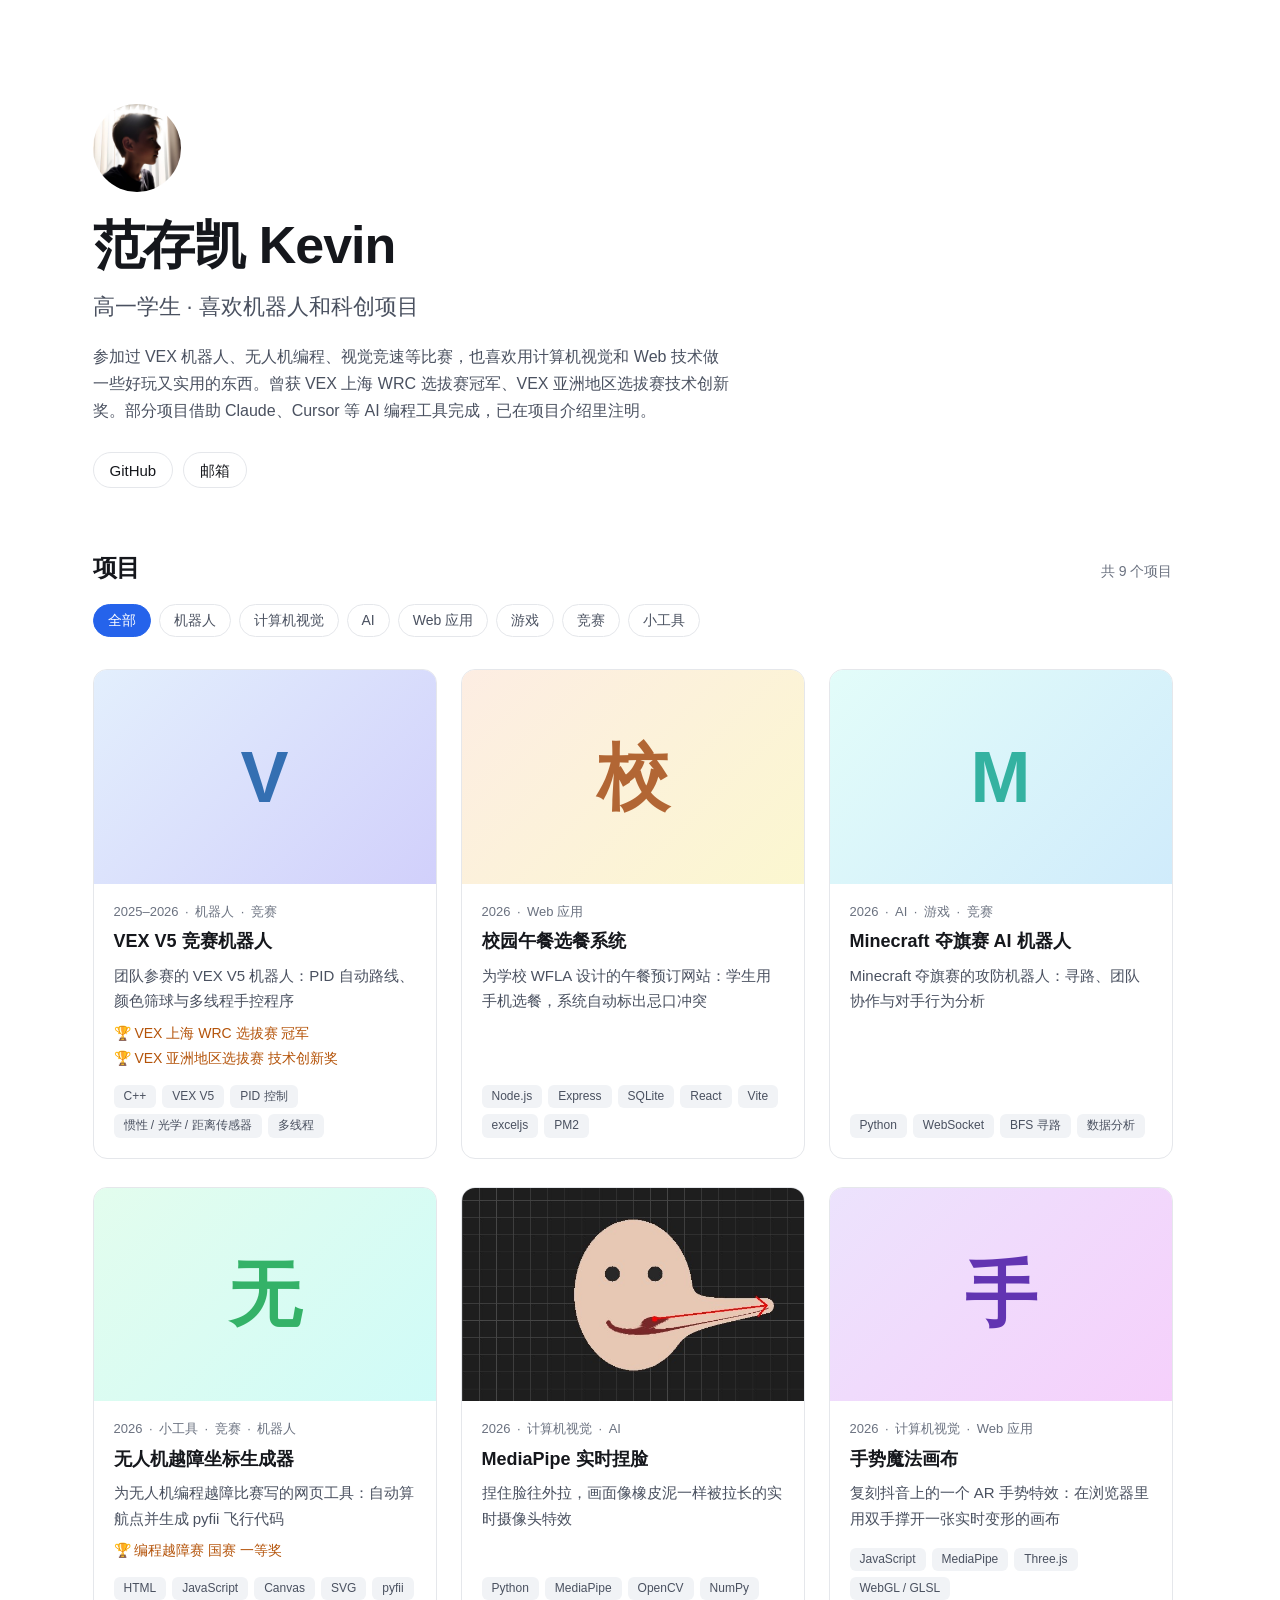
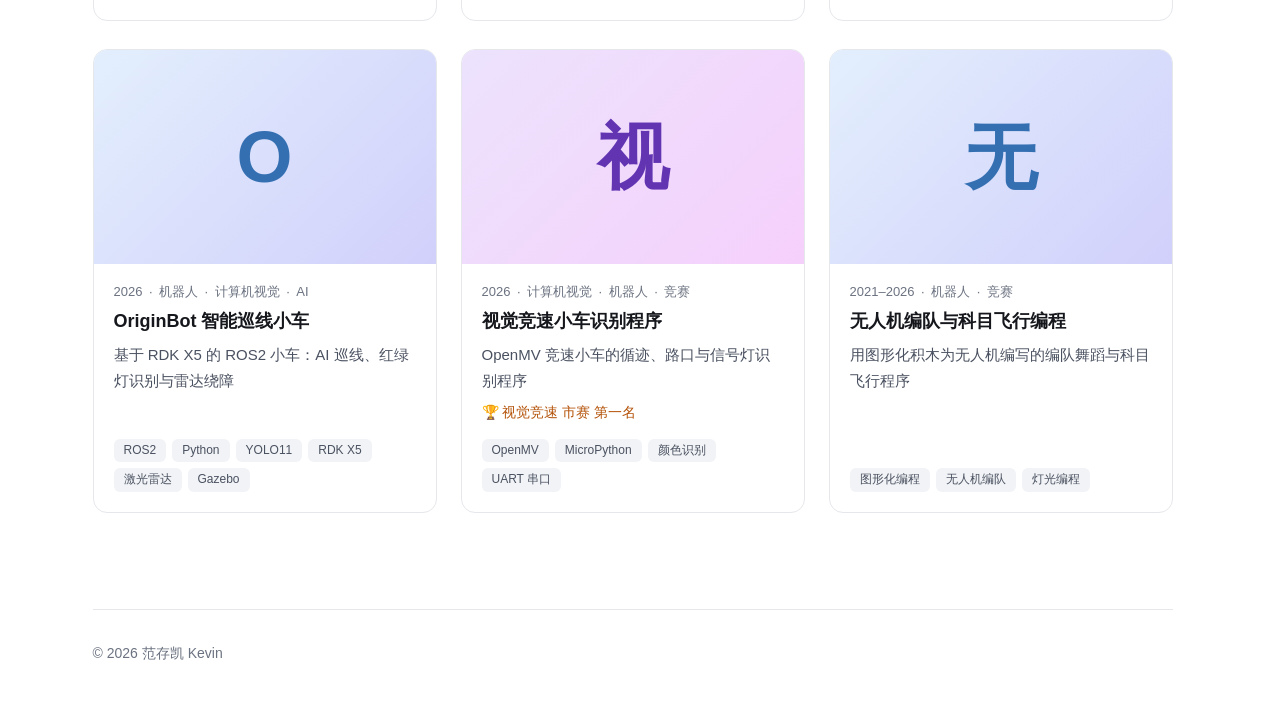
<file: index.html>
<!doctype html>
<html lang="zh-CN">
<head>
  <meta charset="utf-8">
  <meta name="viewport" content="width=device-width, initial-scale=1">
  <title>范存凯 Kevin · 作品集</title>
  <meta name="description" content="范存凯 Kevin 的个人作品集：机器人、计算机视觉、AI 与 Web 项目。">
  <meta name="color-scheme" content="light dark">
  <meta property="og:type" content="website">
  <meta property="og:title" content="范存凯 Kevin · 作品集">
  <meta property="og:description" content="范存凯 Kevin 的个人作品集：机器人、计算机视觉、AI 与 Web 项目。">
  <meta property="og:locale" content="zh_CN">
  <link rel="icon" href="data:image/svg+xml,%3Csvg xmlns='http://www.w3.org/2000/svg' viewBox='0 0 64 64'%3E%3Crect width='64' height='64' rx='16' fill='%232563eb'/%3E%3Crect x='16' y='16' width='14' height='14' rx='3' fill='%23fff'/%3E%3Crect x='34' y='16' width='14' height='14' rx='3' fill='%23fff' opacity='.6'/%3E%3Crect x='16' y='34' width='14' height='14' rx='3' fill='%23fff' opacity='.6'/%3E%3Crect x='34' y='34' width='14' height='14' rx='3' fill='%23fff'/%3E%3C/svg%3E">
  <link rel="stylesheet" href="style.css">
  <script src="projects.js" defer></script>
  <script src="main.js" defer></script>
</head>
<body>
  <header class="hero container">
    <h1 id="name" class="name"></h1>
    <p id="tagline" class="tagline"></p>
    <p id="bio" class="bio"></p>
    <ul id="links" class="links" aria-label="联系方式" hidden></ul>
  </header>

  <main class="projects container">
    <div class="section-head">
      <h2>项目</h2>
      <p id="count" class="count" aria-live="polite"></p>
    </div>
    <div id="filters" class="filters" role="group" aria-label="按类别筛选" hidden></div>
    <ul id="grid" class="grid" role="list"></ul>
    <p id="notice" class="notice" hidden></p>
    <noscript><p class="notice">本站需要启用 JavaScript 才能显示内容。</p></noscript>
  </main>

  <footer class="footer container">
    <p>© <span id="year"></span> <span id="footer-name"></span></p>
  </footer>

  <dialog id="detail" class="detail" aria-labelledby="detail-title">
    <button id="detail-close" class="detail-close" type="button" aria-label="关闭">
      <svg viewBox="0 0 24 24" width="20" height="20" aria-hidden="true"><path d="M6 6l12 12M18 6 6 18" fill="none" stroke="currentColor" stroke-width="2" stroke-linecap="round"/></svg>
    </button>
    <div id="detail-scroll" class="detail-scroll">
      <div id="detail-media" class="detail-media"></div>
      <div id="detail-body" class="detail-body"></div>
    </div>
  </dialog>
</body>
</html>
</file>
<file: style.css>
/* ========== 颜色与基础变量（改配色只需改这里） ========== */
:root {
  color-scheme: light dark;

  --bg: #ffffff;
  --bg-soft: #f5f6f8;
  --surface: #ffffff;
  --text: #15171c;
  --text-2: #4a5160;
  --text-3: #6b7280;
  --border: #e5e7eb;
  --accent: #2563eb;          /* 主题色 */
  --accent-hover: #1d4ed8;
  --on-accent: #ffffff;       /* 主题色上的文字 */
  --chip-bg: #f1f3f6;
  --award: #b45309;           /* 获奖文字 */
  --overlay: rgba(17, 19, 24, 0.55);
  --on-overlay: #ffffff;
  --backdrop: rgba(15, 17, 21, 0.5);
  --video-bg: #000000;
  --shadow-lg: 0 18px 40px -16px rgba(16, 24, 40, 0.18);
  --shadow-dialog: 0 24px 64px -16px rgba(16, 24, 40, 0.35);

  /* 无封面占位图：色相由类别决定，这里控制饱和度和亮度 */
  --tint-s: 85%;
  --tint-l: 94%;
  --tint-fg-s: 55%;
  --tint-fg-l: 45%;

  --radius: 14px;
  --font: -apple-system, BlinkMacSystemFont, "PingFang SC", "Hiragino Sans GB", "Microsoft YaHei", "Noto Sans SC", "Helvetica Neue", Arial, sans-serif;
}

@media (prefers-color-scheme: dark) {
  :root {
    --bg: #0f1115;
    --bg-soft: #171a21;
    --surface: #161920;
    --text: #e9ebef;
    --text-2: #b3b9c4;
    --text-3: #8b92a0;
    --border: #272b34;
    --accent: #7aa7ff;
    --accent-hover: #9dbdff;
    --on-accent: #0b1220;
    --chip-bg: #20242c;
    --award: #fbbf24;
    --overlay: rgba(0, 0, 0, 0.55);
    --on-overlay: #ffffff;
    --backdrop: rgba(0, 0, 0, 0.65);
    --video-bg: #000000;
    --shadow-lg: 0 18px 40px -16px rgba(0, 0, 0, 0.7);
    --shadow-dialog: 0 24px 64px -16px rgba(0, 0, 0, 0.8);

    --tint-s: 40%;
    --tint-l: 22%;
    --tint-fg-s: 75%;
    --tint-fg-l: 78%;
  }
}

/* ========== 基础 ========== */
*, *::before, *::after { box-sizing: border-box; }
[hidden] { display: none !important; }

html {
  -webkit-text-size-adjust: 100%;
  text-size-adjust: 100%;
  scrollbar-gutter: stable;
}
html.is-locked { overflow: hidden; }

body {
  margin: 0;
  background: var(--bg);
  color: var(--text);
  font: 16px/1.7 var(--font);
  overflow-wrap: break-word;
  -webkit-font-smoothing: antialiased;
}

h1, h2, h3, p, ul { margin: 0; }
img, video { display: block; max-width: 100%; }
a { color: inherit; }
button { font: inherit; color: inherit; }

:focus-visible {
  outline: 2px solid var(--accent);
  outline-offset: 2px;
}

.container {
  width: min(1080px, 100% - 48px);
  margin-inline: auto;
}

/* ========== 顶部个人介绍 ========== */
.hero { padding: 104px 0 64px; }

.avatar {
  width: 88px;
  height: 88px;
  margin-bottom: 24px;
  border-radius: 50%;
  object-fit: cover;
  background: var(--bg-soft);
}

.name {
  font-size: clamp(2.25rem, 1.6rem + 3vw, 3.25rem);
  line-height: 1.15;
  font-weight: 700;
  letter-spacing: -0.02em;
}

.tagline {
  margin-top: 14px;
  font-size: clamp(1.125rem, 1rem + 0.6vw, 1.375rem);
  line-height: 1.5;
  color: var(--text-2);
}

.bio {
  max-width: 40em;
  margin-top: 20px;
  color: var(--text-2);
}

.links {
  display: flex;
  flex-wrap: wrap;
  gap: 10px;
  margin-top: 28px;
  padding: 0;
  list-style: none;
}

.links a {
  display: inline-flex;
  align-items: center;
  min-height: 36px;
  padding: 4px 16px;
  border: 1px solid var(--border);
  border-radius: 999px;
  font-size: 0.9375rem;
  text-decoration: none;
  transition: border-color 0.15s, color 0.15s;
}

/* ========== 项目区 ========== */
.projects { padding-bottom: 96px; }

.section-head {
  display: flex;
  align-items: baseline;
  justify-content: space-between;
  gap: 16px;
  margin-bottom: 20px;
}

.section-head h2 {
  font-size: 1.5rem;
  line-height: 1.3;
  letter-spacing: -0.01em;
}

.count {
  color: var(--text-3);
  font-size: 0.875rem;
  white-space: nowrap;
}

.filters {
  display: flex;
  flex-wrap: wrap;
  gap: 8px;
  margin-bottom: 32px;
}

.chip {
  padding: 5px 14px;
  border: 1px solid var(--border);
  border-radius: 999px;
  background: var(--surface);
  color: var(--text-2);
  font-size: 0.875rem;
  line-height: 1.5;
  cursor: pointer;
  transition: border-color 0.15s, color 0.15s, background-color 0.15s;
}

.chip[aria-pressed="true"] {
  border-color: var(--accent);
  background: var(--accent);
  color: var(--on-accent);
}

.grid {
  display: grid;
  grid-template-columns: repeat(auto-fill, minmax(min(280px, 100%), 1fr));
  gap: 28px 24px;
  padding: 0;
  list-style: none;
}

/* ========== 项目卡片 ========== */
.card {
  position: relative;
  display: flex;
  flex-direction: column;
  border: 1px solid var(--border);
  border-radius: var(--radius);
  background: var(--surface);
  transition: transform 0.2s ease, box-shadow 0.2s ease;
}

.cover {
  aspect-ratio: 16 / 10;
  overflow: hidden;
  background: var(--bg-soft);
}

.card .cover { border-radius: calc(var(--radius) - 1px) calc(var(--radius) - 1px) 0 0; }

.cover img {
  width: 100%;
  height: 100%;
  object-fit: cover;
}

.cover--fallback {
  display: grid;
  place-items: center;
  background: linear-gradient(135deg,
    hsl(var(--hue), var(--tint-s), var(--tint-l)),
    hsl(calc(var(--hue) + 30), var(--tint-s), calc(var(--tint-l) - 4%)));
  color: hsl(var(--hue), var(--tint-fg-s), var(--tint-fg-l));
  font-size: 4.5rem;
  font-weight: 700;
  line-height: 1;
  user-select: none;
}

.card-body {
  display: flex;
  flex: 1;
  flex-direction: column;
  gap: 8px;
  padding: 18px 20px 20px;
}

.meta {
  display: flex;
  flex-wrap: wrap;
  color: var(--text-3);
  font-size: 0.8125rem;
  line-height: 1.5;
}

.meta span + span::before {
  content: "·";
  margin: 0 0.5em;
}

.card-title {
  font-size: 1.125rem;
  line-height: 1.4;
  font-weight: 600;
}

/* 标题按钮的 ::after 铺满整张卡片，点卡片任意位置都能打开详情 */
.card-btn {
  padding: 0;
  border: 0;
  background: none;
  font-weight: inherit;
  line-height: inherit;
  text-align: left;
  cursor: pointer;
}

.card-btn::after {
  content: "";
  position: absolute;
  inset: -1px;
  border-radius: var(--radius);
}

.card-btn:focus-visible { outline: none; }
.card-btn:focus-visible::after {
  outline: 2px solid var(--accent);
  outline-offset: 2px;
}

.card-summary {
  color: var(--text-2);
  font-size: 0.9375rem;
  display: -webkit-box;
  -webkit-box-orient: vertical;
  -webkit-line-clamp: 3;
  overflow: hidden;
}

.tags {
  display: flex;
  flex-wrap: wrap;
  gap: 6px;
  padding: 0;
  list-style: none;
}

.tags li {
  padding: 2px 10px;
  border-radius: 6px;
  background: var(--chip-bg);
  color: var(--text-2);
  font-size: 0.75rem;
  line-height: 1.6;
}

.awards {
  display: flex;
  flex-direction: column;
  gap: 2px;
  padding: 0;
  list-style: none;
  color: var(--award);
  font-size: 0.875rem;
  font-weight: 500;
}

.awards li::before { content: "🏆 "; content: "🏆 " / ""; } /* 第二行让读屏软件不念出奖杯 */

.card .tags {
  margin-top: auto;
  padding-top: 6px;
}

.notice {
  padding: 48px 0;
  color: var(--text-3);
  text-align: center;
}

/* ========== 悬停效果（仅限有鼠标的设备） ========== */
@media (hover: hover) {
  .links a:hover,
  .chip:hover {
    border-color: var(--accent);
    color: var(--accent);
  }
  .chip[aria-pressed="true"]:hover { color: var(--on-accent); }
  .card:hover {
    transform: translateY(-4px);
    box-shadow: var(--shadow-lg);
  }
}

/* ========== 页脚 ========== */
.footer {
  padding: 32px 0 48px;
  border-top: 1px solid var(--border);
  color: var(--text-3);
  font-size: 0.875rem;
}

/* ========== 项目详情弹窗 ========== */
.detail {
  width: min(760px, 100% - 32px);
  max-width: none;
  max-height: calc(100% - 48px);
  padding: 0;
  border: 0;
  border-radius: 18px;
  background: var(--surface);
  color: var(--text);
  box-shadow: var(--shadow-dialog);
  overflow: hidden;
}

.detail[open] {
  display: flex;
  flex-direction: column;
}

.detail::backdrop { background: var(--backdrop, rgba(15, 17, 21, 0.5)); }

.detail-close {
  position: absolute;
  top: 12px;
  right: 12px;
  z-index: 1;
  display: grid;
  place-items: center;
  width: 36px;
  height: 36px;
  padding: 0;
  border: 0;
  border-radius: 50%;
  background: var(--overlay);
  color: var(--on-overlay);
  cursor: pointer;
  -webkit-backdrop-filter: blur(8px);
  backdrop-filter: blur(8px);
}

.detail-scroll {
  flex: 1 1 auto;
  min-height: 0;
  overflow-y: auto;
  overscroll-behavior: contain;
}

.detail-media .cover { aspect-ratio: auto; }
.detail-media .cover--fallback { aspect-ratio: 16 / 6; }

.detail-media img {
  height: auto;
  max-height: 70vh;
  object-fit: contain;
}

.detail-media video {
  width: 100%;
  max-height: 70vh;
  background: var(--video-bg);
}

.detail-body {
  display: flex;
  flex-direction: column;
  gap: 20px;
  padding: 28px 32px 32px;
}

.detail-body > .meta + .detail-title { margin-top: -14px; }

.detail-title {
  font-size: 1.625rem;
  line-height: 1.3;
  letter-spacing: -0.01em;
}

.detail-desc {
  color: var(--text-2);
  white-space: pre-line;
}

.detail-section h3 {
  margin-bottom: 10px;
  color: var(--text-3);
  font-size: 0.8125rem;
  font-weight: 600;
  letter-spacing: 0.04em;
}

.highlights {
  padding-left: 1.25em;
  color: var(--text-2);
}

.highlights li + li { margin-top: 4px; }

.actions {
  display: flex;
  flex-wrap: wrap;
  gap: 10px;
  margin-top: 4px;
}

.btn {
  display: inline-flex;
  align-items: center;
  justify-content: center;
  min-height: 40px;
  padding: 6px 18px;
  border: 1px solid var(--border);
  border-radius: 10px;
  background: var(--surface);
  font-size: 0.9375rem;
  font-weight: 500;
  text-decoration: none;
  transition: border-color 0.15s, color 0.15s, background-color 0.15s;
}

.btn-primary {
  border-color: var(--accent);
  background: var(--accent);
  color: var(--on-accent);
}

@media (hover: hover) {
  .detail-close:hover { background: var(--text); color: var(--bg); }
  .btn:hover { border-color: var(--accent); color: var(--accent); }
  .btn-primary:hover {
    border-color: var(--accent-hover);
    background: var(--accent-hover);
    color: var(--on-accent);
  }
}

/* ========== 手机 ========== */
@media (max-width: 640px) {
  .container { width: calc(100% - 32px); }
  .hero { padding: 64px 0 40px; }
  .projects { padding-bottom: 64px; }

  .detail {
    width: 100%;
    height: 100%;
    max-height: none;
    margin: 0;
    border-radius: 0;
  }
  .detail-body { padding: 24px 16px 32px; }
  .detail-title { font-size: 1.375rem; }
}

/* ========== 减少动态效果 ========== */
@media (prefers-reduced-motion: reduce) {
  *, *::before, *::after {
    transition: none !important;
    animation: none !important;
  }
  .card:hover { transform: none; }
}
</file>
